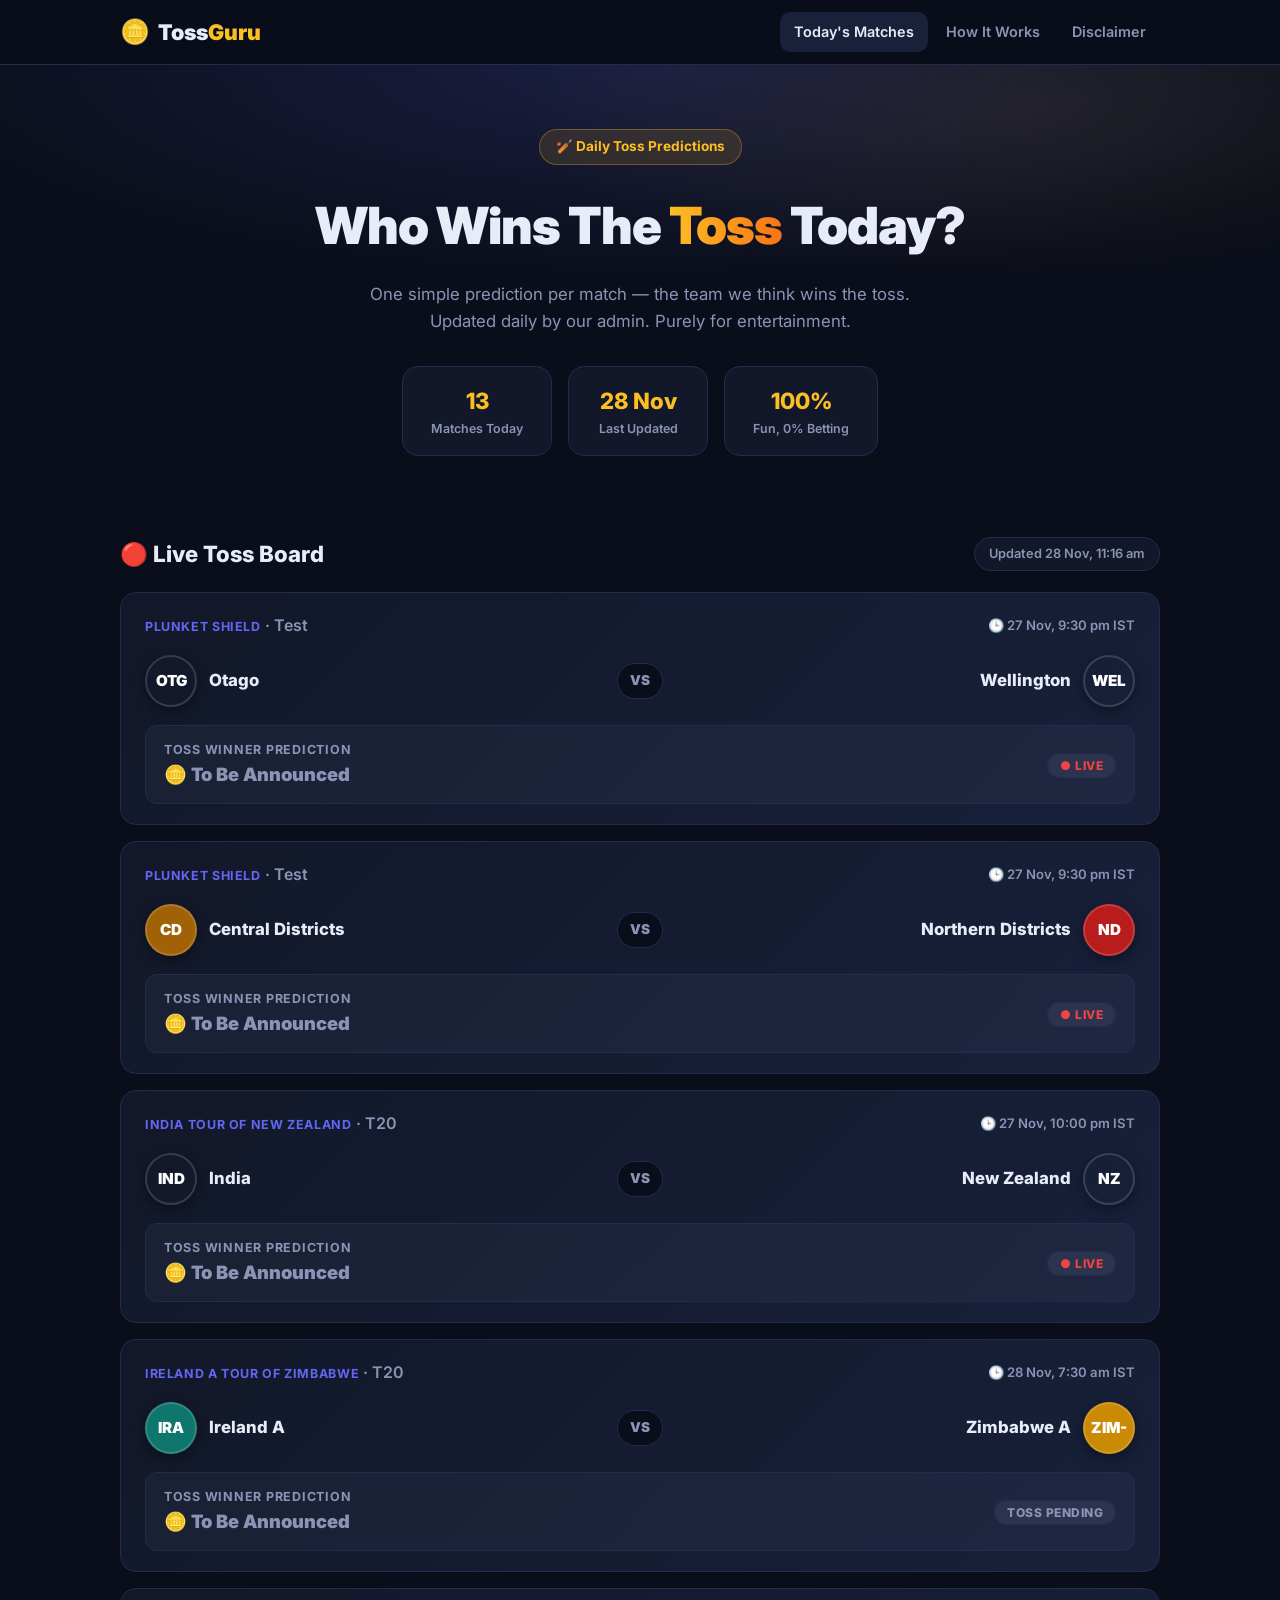
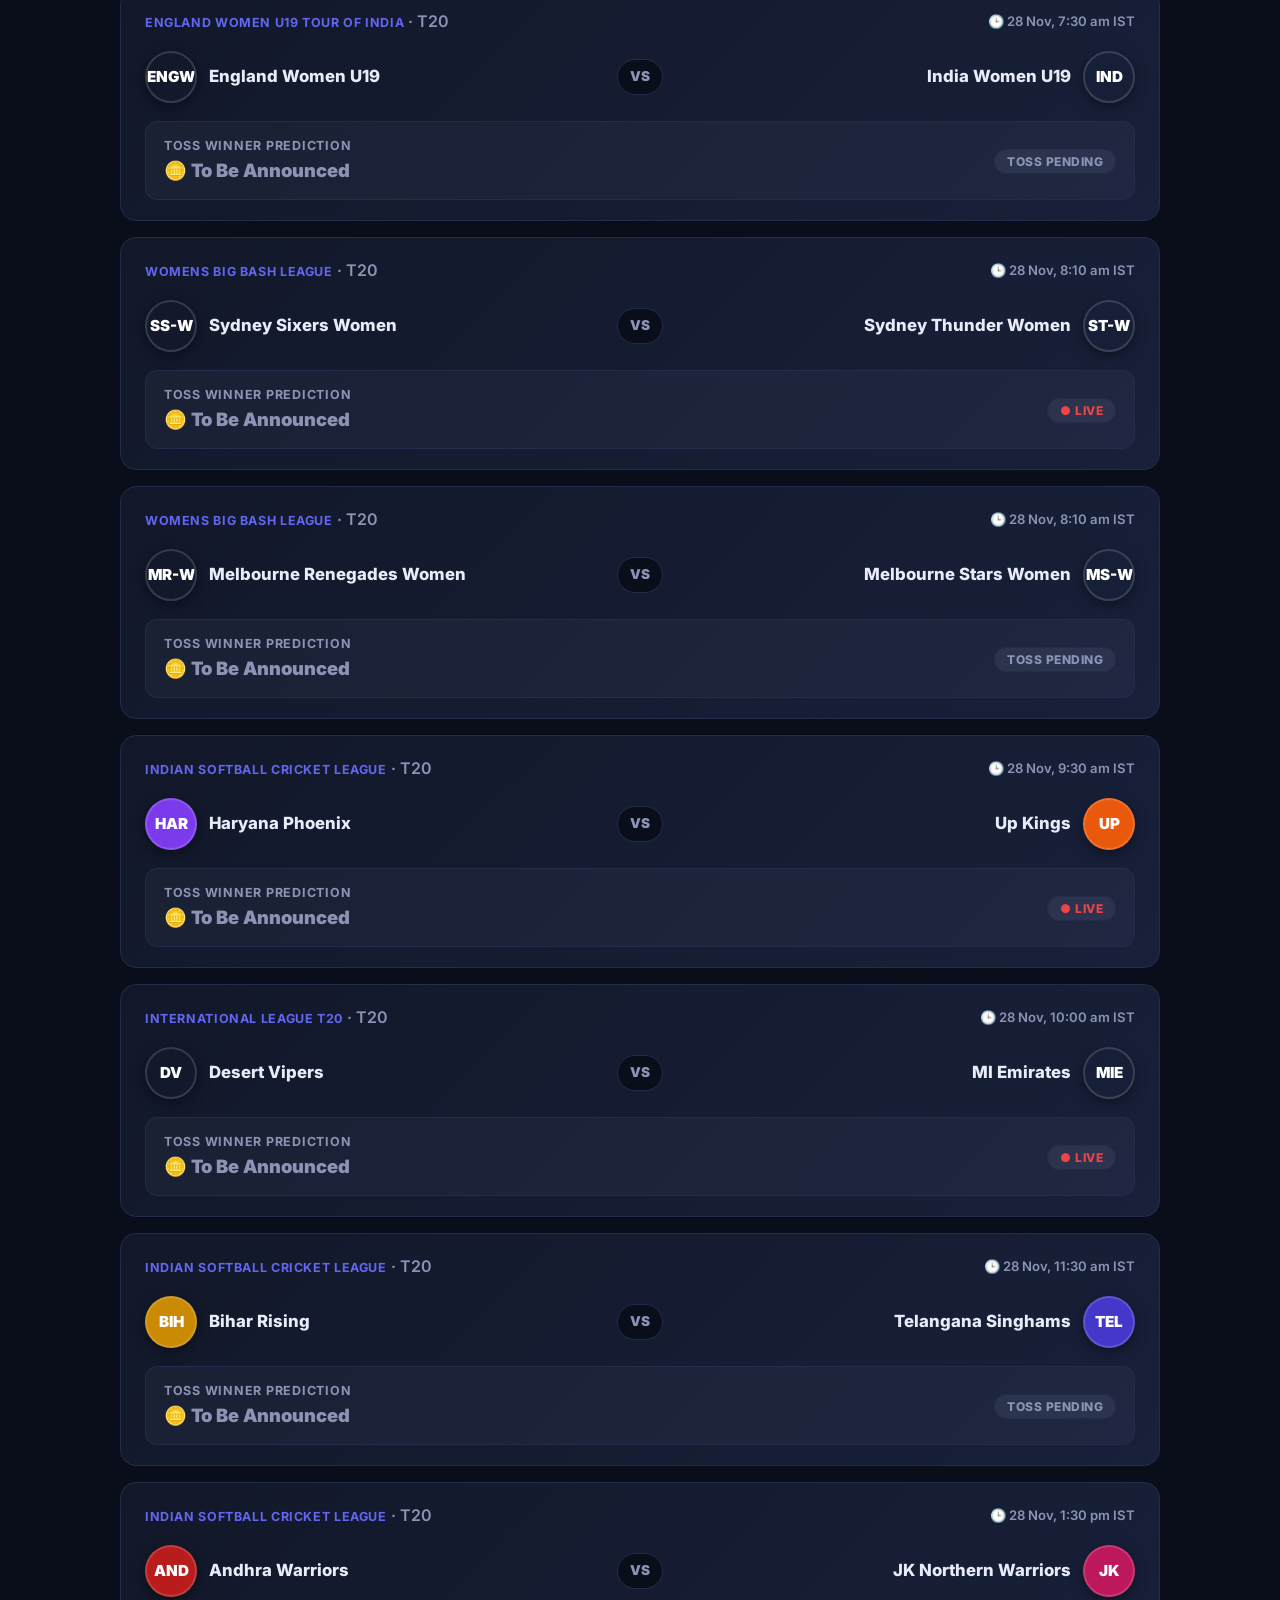
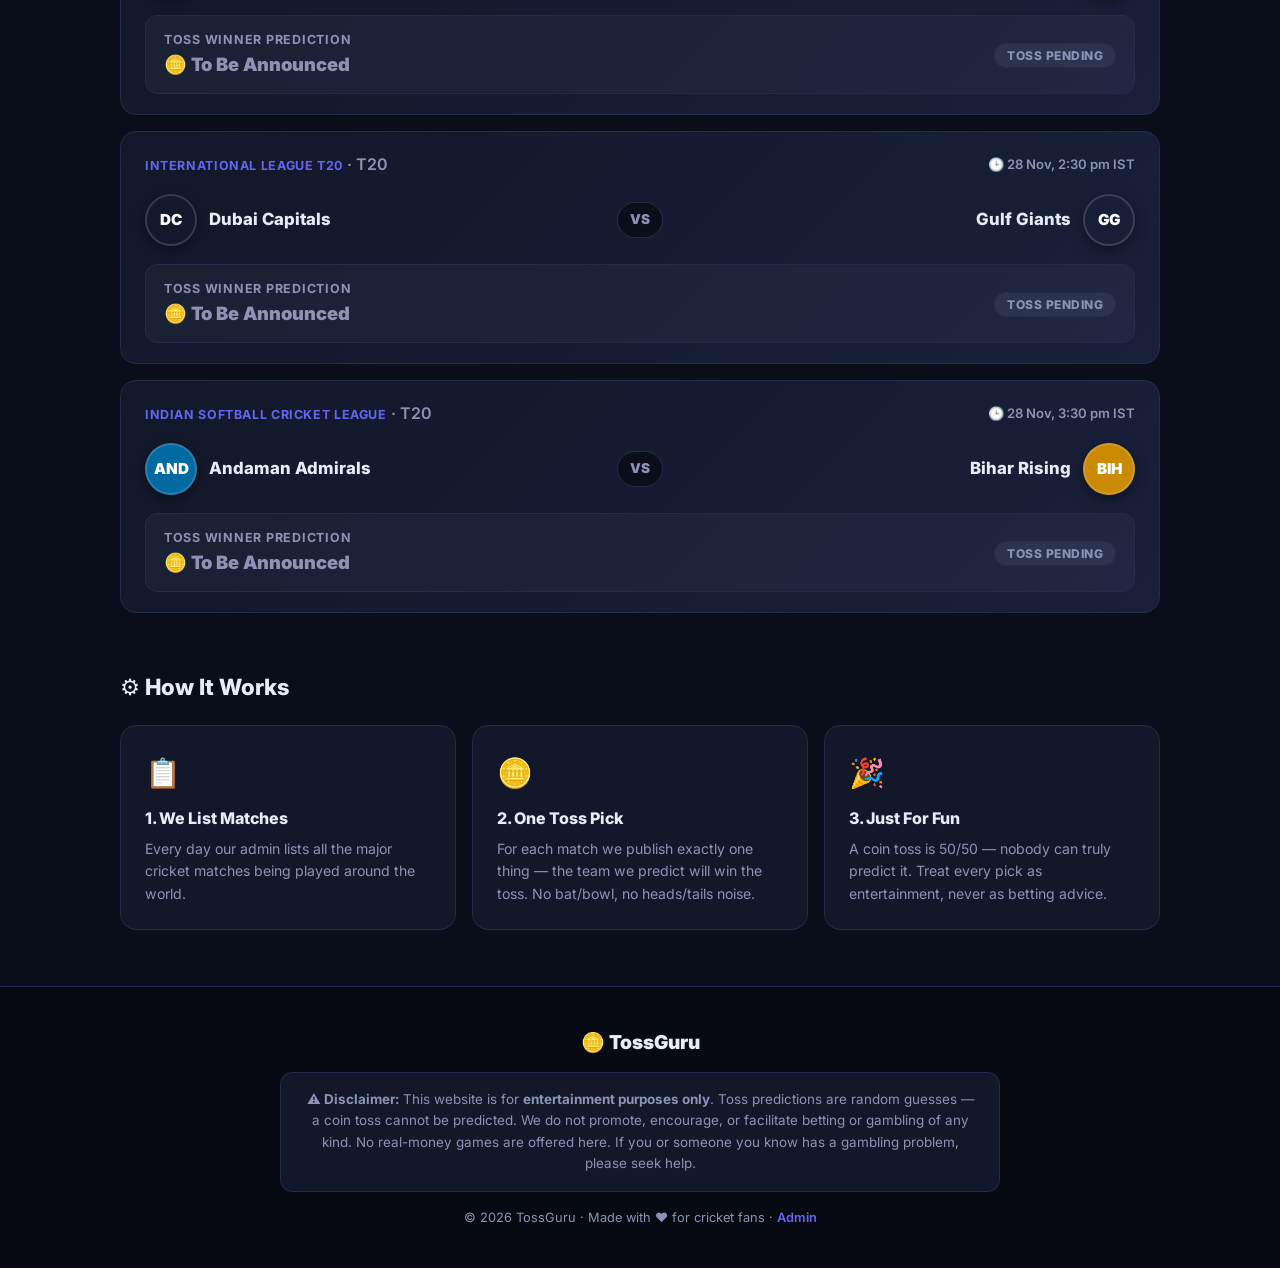
<file: index.html>
<!DOCTYPE html>
<html lang="en">
<head>
  <meta charset="UTF-8" />
  <meta name="viewport" content="width=device-width, initial-scale=1.0" />
  <title>TossGuru — Daily Cricket Toss Predictions</title>
  <meta name="description" content="Daily cricket toss winner predictions for all major matches. For entertainment purposes only." />
  <link rel="icon" href="data:image/svg+xml,<svg xmlns='http://www.w3.org/2000/svg' viewBox='0 0 100 100'><text y='.9em' font-size='90'>🪙</text></svg>" />
  <link rel="preconnect" href="https://fonts.googleapis.com" />
  <link rel="preconnect" href="https://fonts.gstatic.com" crossorigin />
  <link href="https://fonts.googleapis.com/css2?family=Inter:wght@400;500;600;700;800;900&display=swap" rel="stylesheet" />
  <link rel="stylesheet" href="assets/style.css" />
</head>
<body>

  <!-- ============ HEADER ============ -->
  <header class="site-header">
    <div class="container header-inner">
      <a class="brand" href="index.html">
        <span class="brand-coin">🪙</span>
        <span class="brand-text">Toss<span>Guru</span></span>
      </a>
      <nav class="main-nav">
        <a href="index.html" class="active">Today's Matches</a>
        <a href="#how-it-works">How It Works</a>
        <a href="#disclaimer">Disclaimer</a>
      </nav>
    </div>
  </header>

  <!-- ============ HERO ============ -->
  <section class="hero">
    <div class="container">
      <div class="hero-badge">🏏 Daily Toss Predictions</div>
      <h1>Who Wins The <span class="grad">Toss</span> Today?</h1>
      <p class="hero-sub">One simple prediction per match — the team we think wins the toss. Updated daily by our admin. Purely for entertainment.</p>
      <div class="hero-stats" id="heroStats">
        <div class="stat"><span class="stat-num" id="statMatches">0</span><span class="stat-label">Matches Today</span></div>
        <div class="stat"><span class="stat-num" id="statDate">—</span><span class="stat-label">Last Updated</span></div>
        <div class="stat"><span class="stat-num">100%</span><span class="stat-label">Fun, 0% Betting</span></div>
      </div>
    </div>
  </section>

  <!-- ============ MATCHES ============ -->
  <main class="container">
    <div class="section-head">
      <h2>🔴 Live Toss Board</h2>
      <span class="updated-pill" id="updatedPill">Loading…</span>
    </div>

    <div id="matchList" class="match-list">
      <div class="loading-card">Loading today's matches…</div>
    </div>

    <!-- ============ HOW IT WORKS ============ -->
    <section id="how-it-works" class="info-section">
      <h2>⚙️ How It Works</h2>
      <div class="info-grid">
        <div class="info-card">
          <div class="info-icon">📋</div>
          <h3>1. We List Matches</h3>
          <p>Every day our admin lists all the major cricket matches being played around the world.</p>
        </div>
        <div class="info-card">
          <div class="info-icon">🪙</div>
          <h3>2. One Toss Pick</h3>
          <p>For each match we publish exactly one thing — the team we predict will win the toss. No bat/bowl, no heads/tails noise.</p>
        </div>
        <div class="info-card">
          <div class="info-icon">🎉</div>
          <h3>3. Just For Fun</h3>
          <p>A coin toss is 50/50 — nobody can truly predict it. Treat every pick as entertainment, never as betting advice.</p>
        </div>
      </div>
    </section>
  </main>

  <!-- ============ FOOTER ============ -->
  <footer class="site-footer" id="disclaimer">
    <div class="container">
      <div class="footer-brand">🪙 TossGuru</div>
      <p class="disclaimer-text">
        <strong>⚠️ Disclaimer:</strong> This website is for <strong>entertainment purposes only</strong>.
        Toss predictions are random guesses — a coin toss cannot be predicted. We do not promote,
        encourage, or facilitate betting or gambling of any kind. No real-money games are offered here.
        If you or someone you know has a gambling problem, please seek help.
      </p>
      <p class="footer-meta">© <span id="year"></span> TossGuru · Made with ❤️ for cricket fans · <a href="admin.html">Admin</a></p>
    </div>
  </footer>

  <script src="assets/app.js"></script>
</body>
</html>
</file>
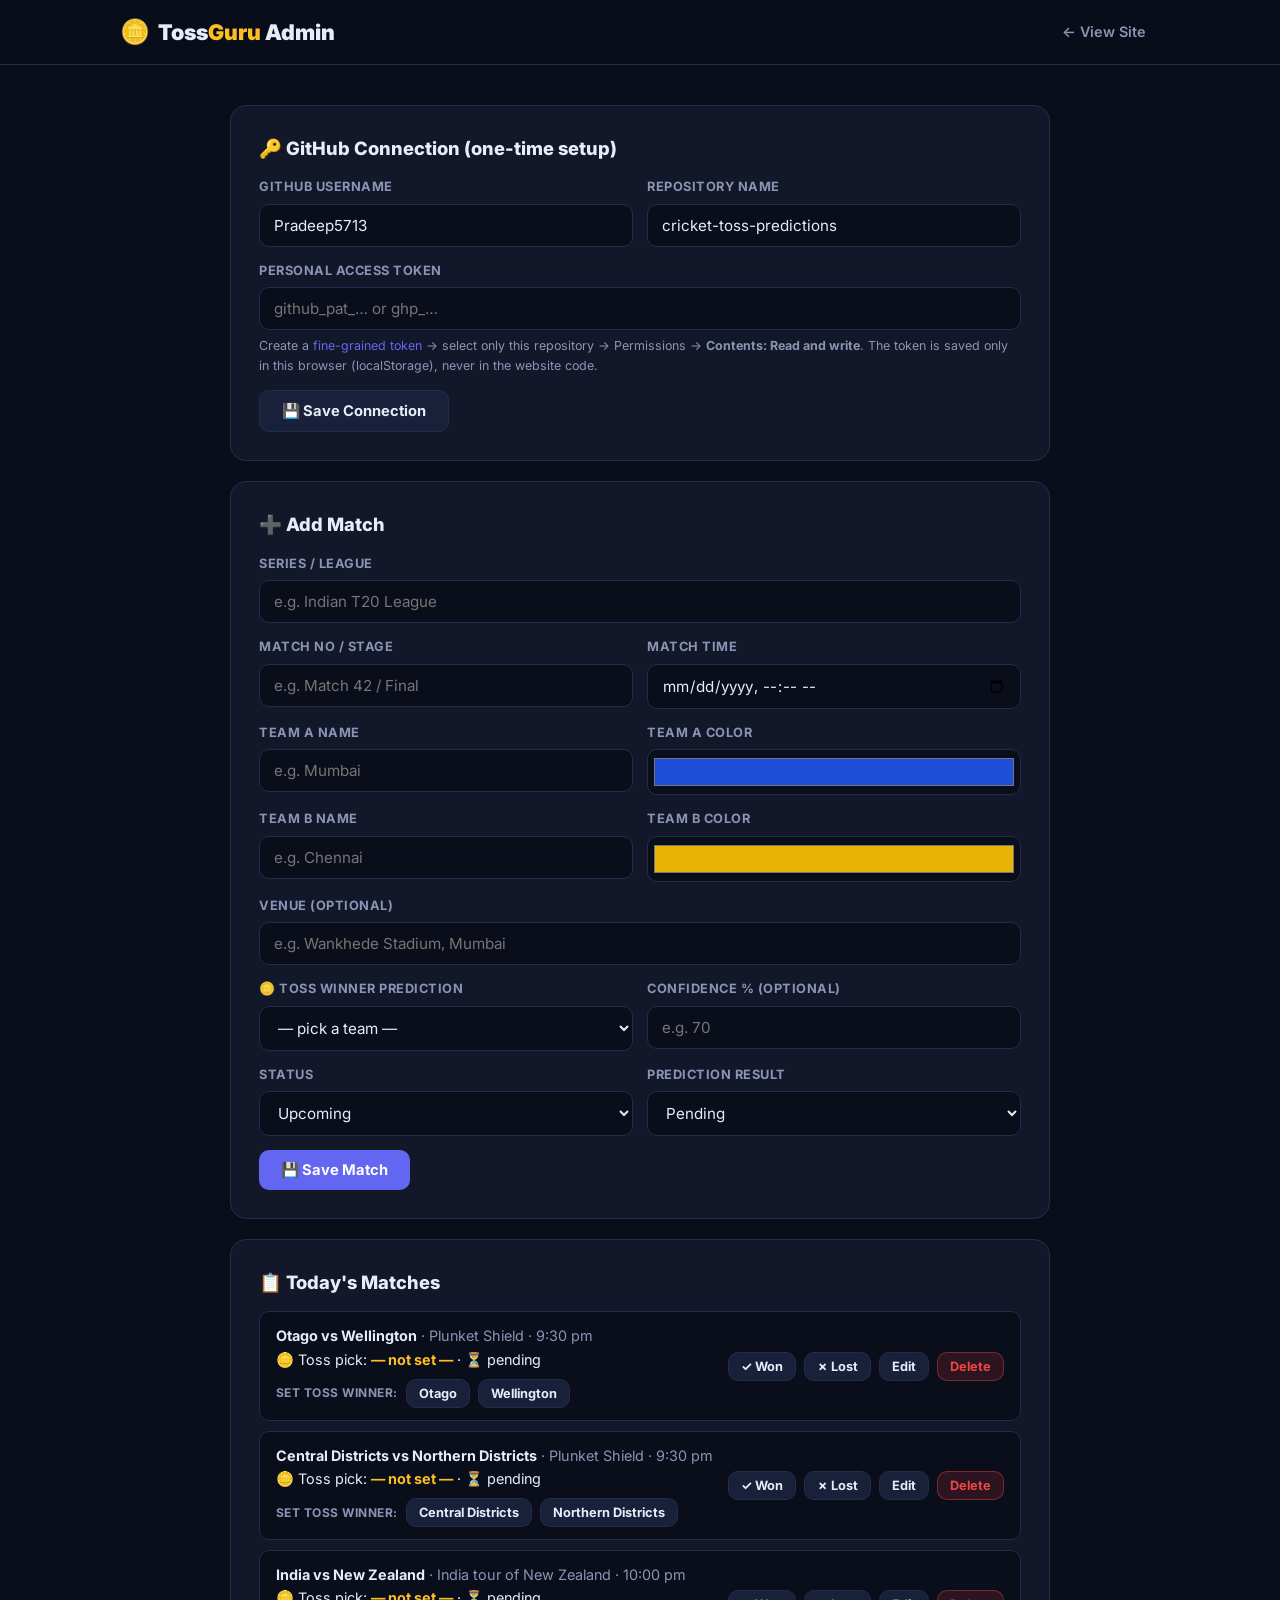
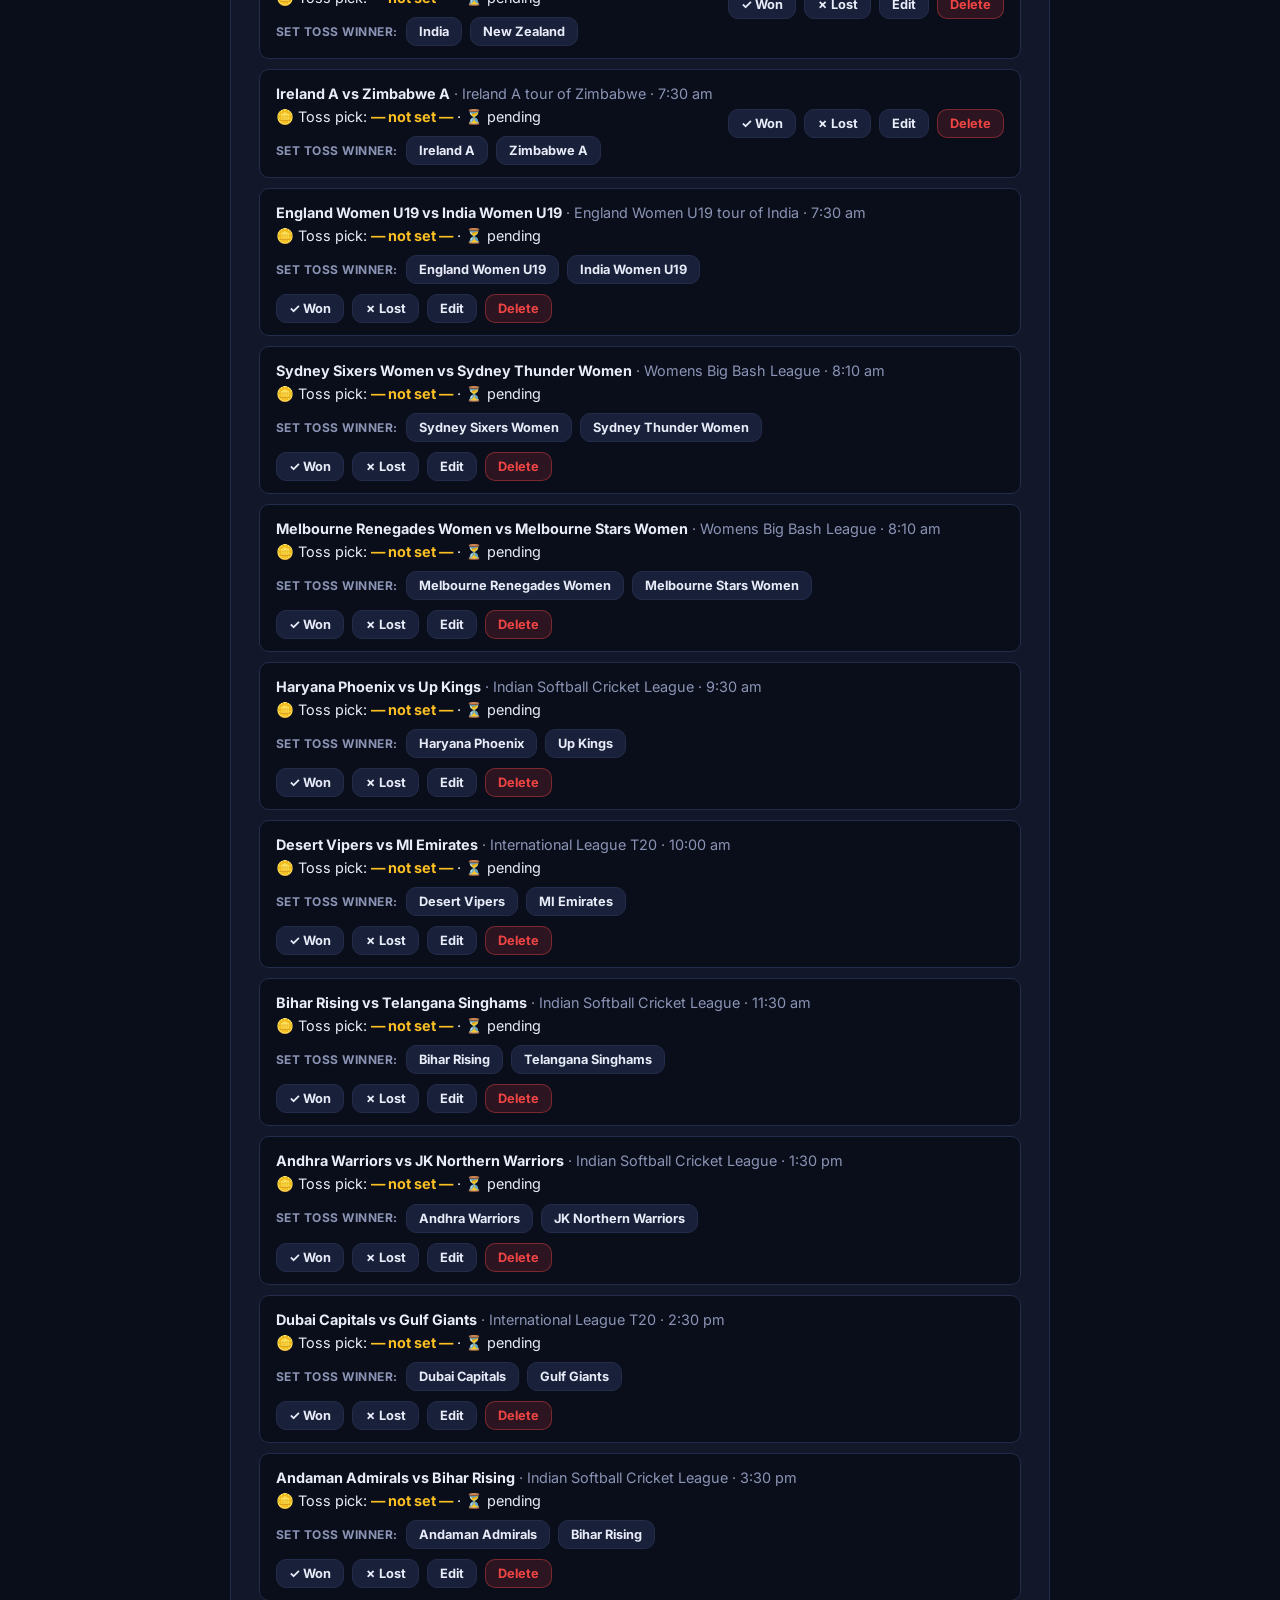
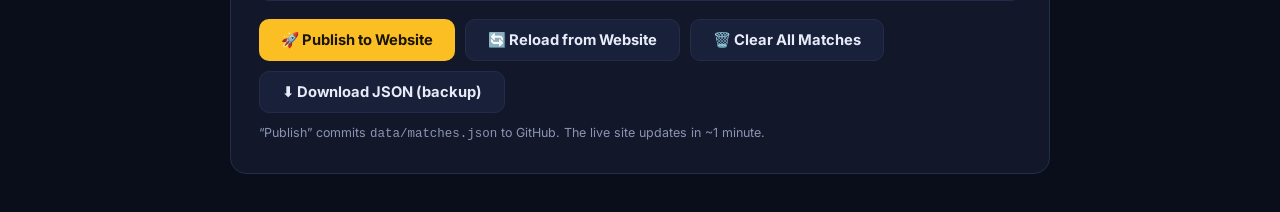
<file: admin.html>
<!DOCTYPE html>
<html lang="en">
<head>
  <meta charset="UTF-8" />
  <meta name="viewport" content="width=device-width, initial-scale=1.0" />
  <title>Admin — TossGuru</title>
  <meta name="robots" content="noindex, nofollow" />
  <link rel="icon" href="data:image/svg+xml,<svg xmlns='http://www.w3.org/2000/svg' viewBox='0 0 100 100'><text y='.9em' font-size='90'>🪙</text></svg>" />
  <link href="https://fonts.googleapis.com/css2?family=Inter:wght@400;500;600;700;800;900&display=swap" rel="stylesheet" />
  <link rel="stylesheet" href="assets/style.css" />
</head>
<body>
  <header class="site-header">
    <div class="container header-inner">
      <a class="brand" href="index.html">
        <span class="brand-coin">🪙</span>
        <span class="brand-text">Toss<span>Guru</span> Admin</span>
      </a>
      <nav class="main-nav"><a href="index.html">← View Site</a></nav>
    </div>
  </header>

  <div class="admin-wrap">
    <div id="notice"></div>

    <!-- GitHub connection -->
    <div class="admin-card">
      <h2>🔑 GitHub Connection (one-time setup)</h2>
      <div class="field-row">
        <div class="field">
          <label>GitHub Username</label>
          <input id="ghOwner" placeholder="your-github-username" />
        </div>
        <div class="field">
          <label>Repository Name</label>
          <input id="ghRepo" placeholder="cricket-toss-predictions" />
        </div>
      </div>
      <div class="field">
        <label>Personal Access Token</label>
        <input id="ghToken" type="password" placeholder="github_pat_… or ghp_…" />
        <div class="hint">
          Create a <a href="https://github.com/settings/personal-access-tokens/new" target="_blank" rel="noopener">fine-grained token</a>
          → select only this repository → Permissions → <b>Contents: Read and write</b>.
          The token is saved only in this browser (localStorage), never in the website code.
        </div>
      </div>
      <button class="btn btn-ghost" id="saveConn">💾 Save Connection</button>
    </div>

    <!-- Add / edit match -->
    <div class="admin-card">
      <h2 id="formTitle">➕ Add Match</h2>
      <div class="field">
        <label>Series / League</label>
        <input id="fSeries" placeholder="e.g. Indian T20 League" />
      </div>
      <div class="field-row">
        <div class="field">
          <label>Match No / Stage</label>
          <input id="fMatchNo" placeholder="e.g. Match 42 / Final" />
        </div>
        <div class="field">
          <label>Match Time</label>
          <input id="fTime" type="datetime-local" />
        </div>
      </div>
      <div class="field-row">
        <div class="field">
          <label>Team A Name</label>
          <input id="fTeamA" placeholder="e.g. Mumbai" />
        </div>
        <div class="field">
          <label>Team A Color</label>
          <input id="fColorA" type="color" value="#1d4ed8" style="height:46px;padding:4px" />
        </div>
      </div>
      <div class="field-row">
        <div class="field">
          <label>Team B Name</label>
          <input id="fTeamB" placeholder="e.g. Chennai" />
        </div>
        <div class="field">
          <label>Team B Color</label>
          <input id="fColorB" type="color" value="#eab308" style="height:46px;padding:4px" />
        </div>
      </div>
      <div class="field">
        <label>Venue (optional)</label>
        <input id="fVenue" placeholder="e.g. Wankhede Stadium, Mumbai" />
      </div>
      <div class="field-row">
        <div class="field">
          <label>🪙 Toss Winner Prediction</label>
          <select id="fPrediction">
            <option value="">— pick a team —</option>
          </select>
        </div>
        <div class="field">
          <label>Confidence % (optional)</label>
          <input id="fConfidence" type="number" min="50" max="99" placeholder="e.g. 70" />
        </div>
      </div>
      <div class="field-row">
        <div class="field">
          <label>Status</label>
          <select id="fStatus">
            <option value="upcoming">Upcoming</option>
            <option value="live">Live</option>
            <option value="done">Done</option>
          </select>
        </div>
        <div class="field">
          <label>Prediction Result</label>
          <select id="fResult">
            <option value="pending">Pending</option>
            <option value="won">Won ✓</option>
            <option value="lost">Lost ✗</option>
          </select>
        </div>
      </div>
      <button class="btn btn-primary" id="saveMatch">💾 Save Match</button>
      <button class="btn btn-ghost" id="cancelEdit" style="display:none">Cancel</button>
    </div>

    <!-- Current matches -->
    <div class="admin-card">
      <h2>📋 Today's Matches</h2>
      <div id="adminList"><em style="color:var(--muted)">Loading…</em></div>
      <div style="margin-top:18px;display:flex;gap:10px;flex-wrap:wrap">
        <button class="btn btn-gold" id="publish">🚀 Publish to Website</button>
        <button class="btn btn-ghost" id="reloadLive">🔄 Reload from Website</button>
        <button class="btn btn-ghost" id="clearAll">🗑️ Clear All Matches</button>
        <button class="btn btn-ghost" id="downloadJson">⬇️ Download JSON (backup)</button>
      </div>
      <div class="hint" style="margin-top:10px">
        “Publish” commits <code>data/matches.json</code> to GitHub. The live site updates in ~1 minute.
      </div>
    </div>
  </div>

  <script src="assets/admin.js"></script>
</body>
</html>
</file>
<file: assets/style.css>
/* ============ TossGuru — dark sporty theme ============ */
:root {
  --bg: #0a0e1a;
  --bg-card: #121829;
  --bg-card-2: #18203a;
  --border: #232c4a;
  --text: #e8ecf8;
  --muted: #8b94b5;
  --green: #22c55e;
  --gold: #fbbf24;
  --red: #ef4444;
  --accent: #6366f1;
  --radius: 16px;
}

* { margin: 0; padding: 0; box-sizing: border-box; }

body {
  font-family: 'Inter', system-ui, sans-serif;
  background: var(--bg);
  color: var(--text);
  line-height: 1.6;
  min-height: 100vh;
}

.container { max-width: 1080px; margin: 0 auto; padding: 0 20px; }

a { color: inherit; text-decoration: none; }

/* ============ Header ============ */
.site-header {
  position: sticky; top: 0; z-index: 50;
  background: rgba(10, 14, 26, 0.92);
  backdrop-filter: blur(10px);
  border-bottom: 1px solid var(--border);
}
.header-inner { display: flex; align-items: center; justify-content: space-between; height: 64px; }
.brand { display: flex; align-items: center; gap: 8px; font-weight: 900; font-size: 1.35rem; }
.brand-coin { font-size: 1.5rem; }
.brand-text span { color: var(--gold); }
.main-nav { display: flex; gap: 4px; }
.main-nav a {
  padding: 8px 14px; border-radius: 10px; font-size: 0.9rem; font-weight: 600; color: var(--muted);
  transition: all 0.2s;
}
.main-nav a:hover, .main-nav a.active { color: var(--text); background: var(--bg-card-2); }

/* ============ Hero ============ */
.hero {
  text-align: center;
  padding: 64px 0 48px;
  background:
    radial-gradient(ellipse 60% 50% at 50% 0%, rgba(99, 102, 241, 0.18), transparent),
    radial-gradient(ellipse 40% 40% at 80% 10%, rgba(251, 191, 36, 0.08), transparent);
}
.hero-badge {
  display: inline-block; padding: 6px 16px; border-radius: 999px;
  background: rgba(251, 191, 36, 0.12); border: 1px solid rgba(251, 191, 36, 0.3);
  color: var(--gold); font-size: 0.85rem; font-weight: 700; margin-bottom: 20px;
}
.hero h1 { font-size: clamp(2rem, 5vw, 3.2rem); font-weight: 900; letter-spacing: -0.02em; }
.hero h1 .grad {
  background: linear-gradient(90deg, var(--gold), #f97316);
  -webkit-background-clip: text; background-clip: text; color: transparent;
}
.hero-sub { color: var(--muted); max-width: 560px; margin: 14px auto 0; font-size: 1.05rem; }
.hero-stats { display: flex; justify-content: center; gap: 16px; margin-top: 32px; flex-wrap: wrap; }
.stat {
  background: var(--bg-card); border: 1px solid var(--border); border-radius: var(--radius);
  padding: 16px 28px; display: flex; flex-direction: column; min-width: 140px;
}
.stat-num { font-size: 1.4rem; font-weight: 800; color: var(--gold); }
.stat-label { font-size: 0.78rem; color: var(--muted); font-weight: 600; }

/* ============ Section head ============ */
.section-head { display: flex; align-items: center; justify-content: space-between; margin: 32px 0 20px; flex-wrap: wrap; gap: 10px; }
.section-head h2 { font-size: 1.4rem; font-weight: 800; }
.updated-pill {
  font-size: 0.8rem; color: var(--muted); background: var(--bg-card);
  border: 1px solid var(--border); padding: 6px 14px; border-radius: 999px; font-weight: 600;
}

/* ============ Match cards ============ */
.match-list { display: flex; flex-direction: column; gap: 16px; }

.loading-card, .empty-card {
  background: var(--bg-card); border: 1px dashed var(--border); border-radius: var(--radius);
  padding: 48px; text-align: center; color: var(--muted); font-weight: 600;
}

.match-card {
  background: linear-gradient(135deg, var(--bg-card), var(--bg-card-2));
  border: 1px solid var(--border); border-radius: var(--radius);
  padding: 20px 24px; transition: transform 0.15s, border-color 0.15s;
}
.match-card:hover { transform: translateY(-2px); border-color: #3b4674; }

.match-top { display: flex; justify-content: space-between; align-items: center; gap: 10px; flex-wrap: wrap; margin-bottom: 16px; }
.series-tag { font-size: 0.78rem; font-weight: 700; color: var(--accent); text-transform: uppercase; letter-spacing: 0.05em; }
.match-no { color: var(--muted); font-weight: 600; }
.match-time { font-size: 0.82rem; color: var(--muted); font-weight: 600; display: flex; align-items: center; gap: 6px; }

.teams-row { display: grid; grid-template-columns: 1fr auto 1fr; align-items: center; gap: 12px; margin-bottom: 18px; }
.team { display: flex; align-items: center; gap: 12px; }
.team.right { flex-direction: row-reverse; text-align: right; }
.team-badge {
  width: 52px; height: 52px; border-radius: 50%; display: flex; align-items: center; justify-content: center;
  font-weight: 900; font-size: 0.95rem; color: #fff; flex-shrink: 0; overflow: hidden;
  box-shadow: 0 4px 14px rgba(0, 0, 0, 0.4); border: 2px solid rgba(255, 255, 255, 0.15);
}
.team-badge.has-logo { background: #fff; }
.team-badge.has-logo img { width: 80%; height: 80%; object-fit: contain; }
.team-name { font-weight: 800; font-size: 1.05rem; }
.team-name.winner-pick { color: var(--gold); }
.vs { font-weight: 900; color: var(--muted); font-size: 0.85rem; background: var(--bg); border: 1px solid var(--border); border-radius: 999px; padding: 6px 12px; }

.venue { font-size: 0.8rem; color: var(--muted); margin-bottom: 16px; display: flex; align-items: center; gap: 6px; }

.prediction-box {
  display: flex; align-items: center; justify-content: space-between; gap: 12px; flex-wrap: wrap;
  background: rgba(251, 191, 36, 0.07); border: 1px solid rgba(251, 191, 36, 0.25);
  border-radius: 12px; padding: 14px 18px;
}
.prediction-label { font-size: 0.78rem; font-weight: 700; color: var(--muted); text-transform: uppercase; letter-spacing: 0.06em; }
.prediction-team { font-size: 1.15rem; font-weight: 900; color: var(--gold); display: flex; align-items: center; gap: 8px; }
.prediction-box.tba { background: rgba(139, 148, 181, 0.06); border-color: var(--border); }
.prediction-team.tba-text { color: var(--muted); }
.confidence { font-size: 0.8rem; font-weight: 700; color: var(--muted); }
.confidence b { color: var(--text); }

.result-badge { font-size: 0.75rem; font-weight: 800; padding: 4px 12px; border-radius: 999px; text-transform: uppercase; letter-spacing: 0.04em; }
.result-badge.won { background: rgba(34, 197, 94, 0.15); color: var(--green); border: 1px solid rgba(34, 197, 94, 0.4); }
.result-badge.lost { background: rgba(239, 68, 68, 0.15); color: var(--red); border: 1px solid rgba(239, 68, 68, 0.4); }
.result-badge.pending { background: rgba(139, 148, 181, 0.12); color: var(--muted); border: 1px solid var(--border); }
.status-live { color: var(--red); font-weight: 800; animation: pulse 1.4s infinite; }
@keyframes pulse { 50% { opacity: 0.45; } }

/* ============ Info section ============ */
.info-section { margin: 56px 0; }
.info-section h2 { font-size: 1.4rem; font-weight: 800; margin-bottom: 20px; }
.info-grid { display: grid; grid-template-columns: repeat(auto-fit, minmax(240px, 1fr)); gap: 16px; }
.info-card { background: var(--bg-card); border: 1px solid var(--border); border-radius: var(--radius); padding: 24px; }
.info-icon { font-size: 1.8rem; margin-bottom: 10px; }
.info-card h3 { font-size: 1rem; font-weight: 800; margin-bottom: 6px; }
.info-card p { font-size: 0.88rem; color: var(--muted); }

/* ============ Footer ============ */
.site-footer { border-top: 1px solid var(--border); background: #070a13; padding: 40px 0; margin-top: 40px; text-align: center; }
.footer-brand { font-weight: 900; font-size: 1.2rem; margin-bottom: 14px; }
.disclaimer-text {
  max-width: 720px; margin: 0 auto 16px; font-size: 0.84rem; color: var(--muted);
  background: var(--bg-card); border: 1px solid var(--border); border-radius: 12px; padding: 16px 20px;
}
.footer-meta { font-size: 0.8rem; color: var(--muted); }
.footer-meta a { color: var(--accent); font-weight: 600; }

/* ============ Admin page ============ */
.admin-wrap { max-width: 860px; margin: 40px auto; padding: 0 20px; }
.admin-card { background: var(--bg-card); border: 1px solid var(--border); border-radius: var(--radius); padding: 28px; margin-bottom: 20px; }
.admin-card h2 { font-size: 1.15rem; font-weight: 800; margin-bottom: 14px; }
.field { margin-bottom: 14px; }
.field label { display: block; font-size: 0.8rem; font-weight: 700; color: var(--muted); margin-bottom: 6px; text-transform: uppercase; letter-spacing: 0.04em; }
.field input, .field select {
  width: 100%; padding: 11px 14px; border-radius: 10px; border: 1px solid var(--border);
  background: var(--bg); color: var(--text); font-family: inherit; font-size: 0.95rem;
}
.field input:focus, .field select:focus { outline: none; border-color: var(--accent); }
.field-row { display: grid; grid-template-columns: 1fr 1fr; gap: 14px; }
.btn {
  display: inline-flex; align-items: center; gap: 8px; padding: 11px 22px; border-radius: 10px;
  border: none; font-family: inherit; font-size: 0.92rem; font-weight: 700; cursor: pointer; transition: all 0.15s;
}
.btn-primary { background: var(--accent); color: #fff; }
.btn-primary:hover { background: #4f52e0; }
.btn-gold { background: var(--gold); color: #1a1505; }
.btn-gold:hover { background: #f5b30d; }
.btn-danger { background: rgba(239, 68, 68, 0.15); color: var(--red); border: 1px solid rgba(239, 68, 68, 0.4); }
.btn-ghost { background: var(--bg-card-2); color: var(--text); border: 1px solid var(--border); }
.btn-sm { padding: 6px 12px; font-size: 0.8rem; }
.admin-match-row {
  display: flex; justify-content: space-between; align-items: center; gap: 10px;
  background: var(--bg); border: 1px solid var(--border); border-radius: 10px; padding: 12px 16px; margin-bottom: 10px; flex-wrap: wrap;
}
.pick-btns { display: flex; align-items: center; gap: 8px; flex-wrap: wrap; margin-top: 8px; }
.pick-label { font-size: 0.75rem; font-weight: 700; color: var(--muted); text-transform: uppercase; letter-spacing: 0.04em; }
.btn-pick { background: var(--bg-card-2); color: var(--text); border: 1px solid var(--border); }
.btn-pick:hover { border-color: var(--gold); }
.btn-pick.active { background: var(--gold); color: #1a1505; border-color: var(--gold); }
.btn-pick.active::before { content: '🪙 '; }
.admin-match-info { font-size: 0.9rem; }
.admin-match-info b { color: var(--gold); }
.admin-match-actions { display: flex; gap: 8px; }
.notice { font-size: 0.84rem; padding: 12px 16px; border-radius: 10px; margin-bottom: 16px; font-weight: 600; }
.notice.ok { background: rgba(34, 197, 94, 0.12); color: var(--green); border: 1px solid rgba(34, 197, 94, 0.35); }
.notice.err { background: rgba(239, 68, 68, 0.12); color: var(--red); border: 1px solid rgba(239, 68, 68, 0.35); }
.notice.info { background: rgba(99, 102, 241, 0.12); color: #a5a8ff; border: 1px solid rgba(99, 102, 241, 0.35); }
.hint { font-size: 0.78rem; color: var(--muted); margin-top: 6px; }
.hint a { color: var(--accent); }

/* ============ Mobile ============ */
@media (max-width: 640px) {
  .main-nav a:not(.active) { display: none; }
  .teams-row { grid-template-columns: 1fr; gap: 8px; }
  .team.right { flex-direction: row; text-align: left; }
  .vs { justify-self: start; }
  .field-row { grid-template-columns: 1fr; }
}
</file>
